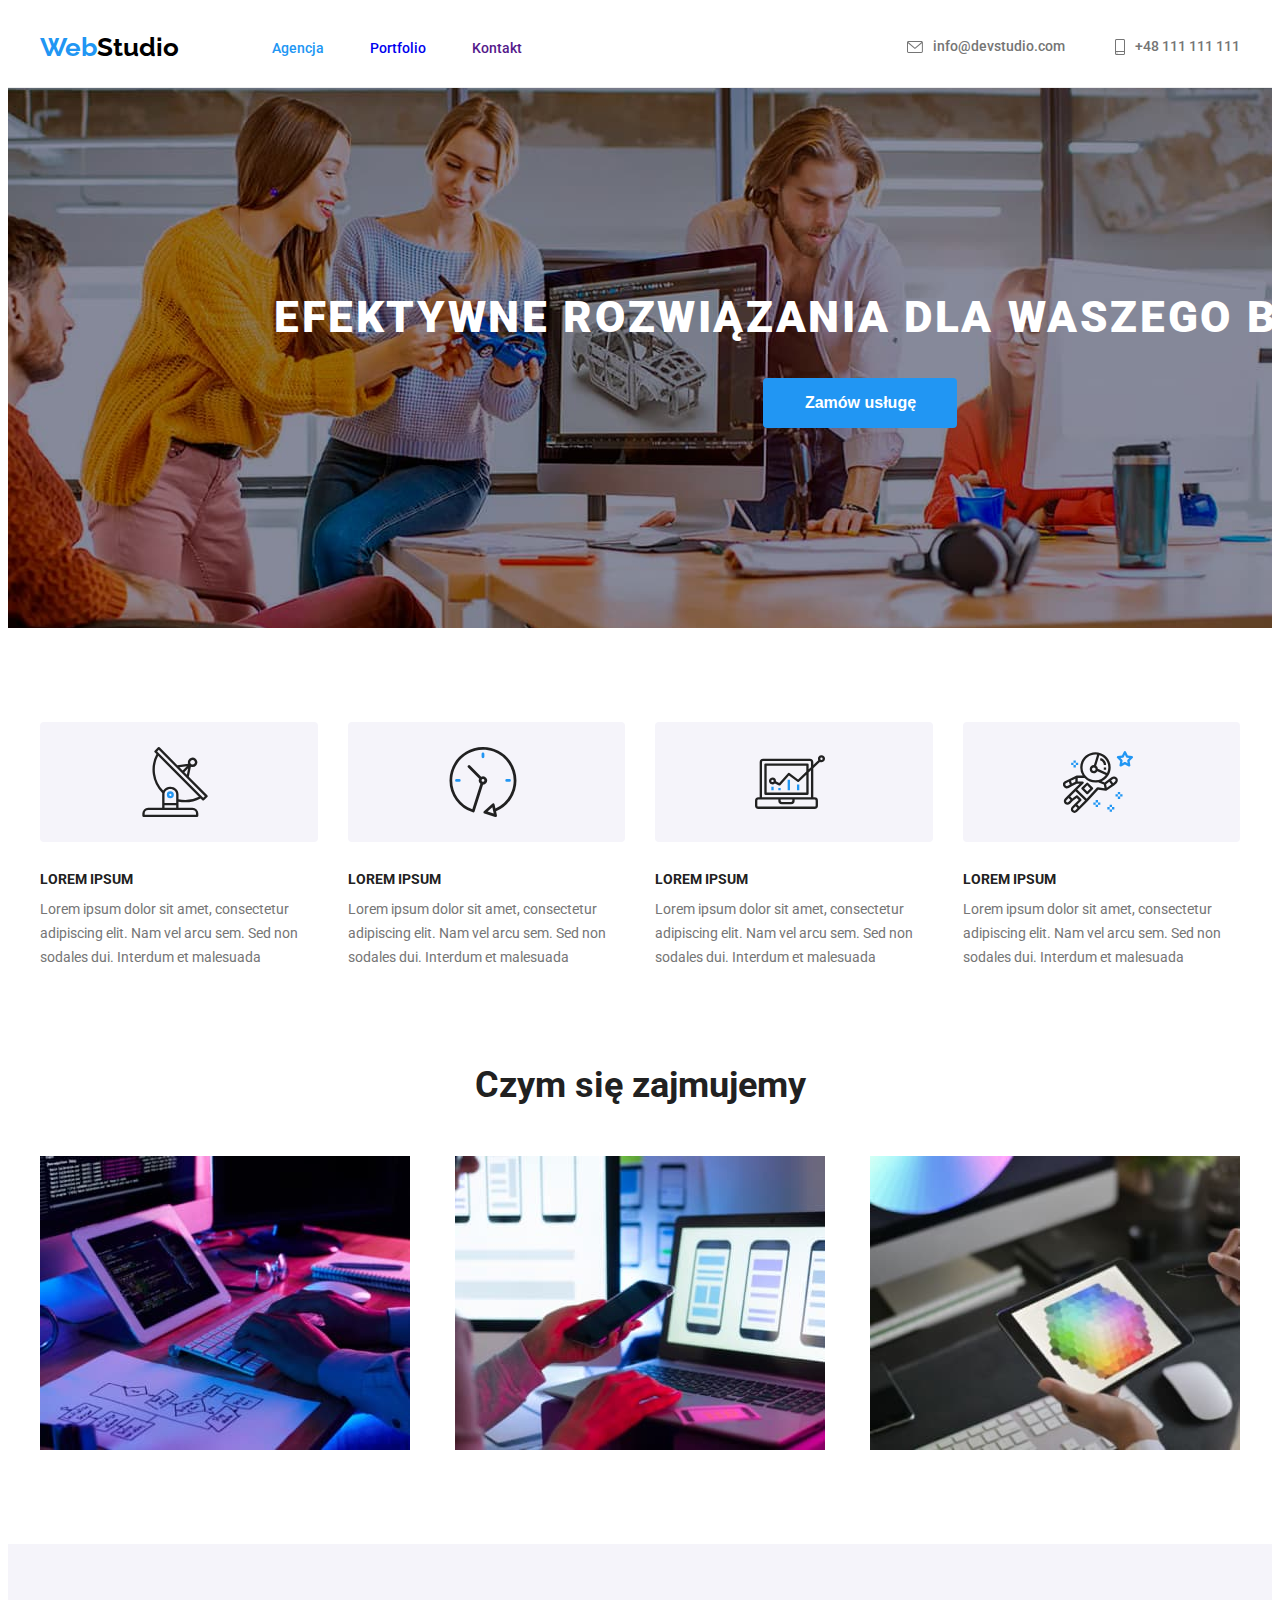
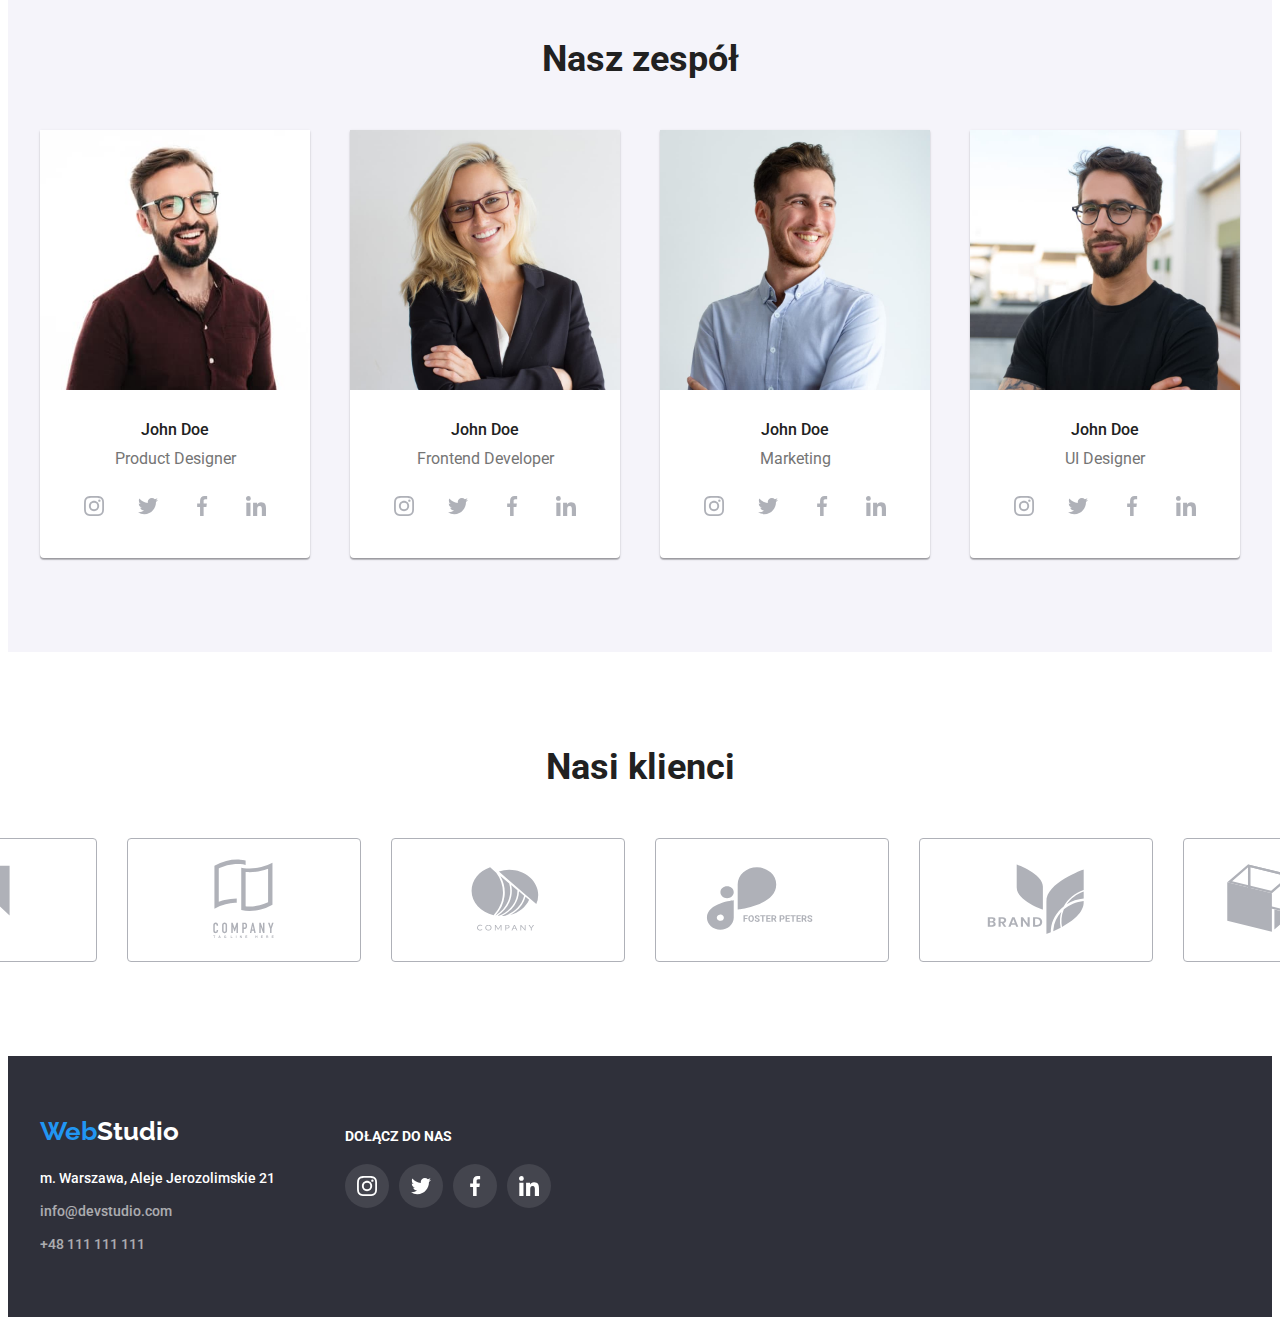
<file: index.html>
<!DOCTYPE html>
<html lang="pl">
  <head>
    <meta charset="utf-8" />
    <title>Agencja</title>
    <link rel="preconnect" href="https://fonts.googleapis.com" />
    <link rel="preconnect" href="https://fonts.gstatic.com" crossorigin />
    <link
      href="https://fonts.googleapis.com/css2?family=Raleway:wght@700&family=Roboto:wght@400;500;700;900&display=swap"
      rel="stylesheet"
    />

    <link
      rel="stylesheet"
      href="https://cdnjs.cloudflare.com/ajax/libs/modern-normalize/1.1.0/modern-normalize.min.css"
      integrity="sha512-wpPYUAdjBVSE4KJnH1VR1HeZfpl1ub8YT/NKx4PuQ5NmX2tKuGu6U/JRp5y+Y8XG2tV+wKQpNHVUX03MfMFn9Q=="
      crossorigin="anonymous"
      referrerpolicy="no-referrer"
    />

    <link rel="stylesheet" href="./css/styles.css" />
  </head>
  <body>
    <header class="header">
      <div class="container flex">
        <a class="link logo" href="./index.html">
          <span class="logo-blue">Web</span>Studio
        </a>
        <nav class="nav-menu">
          <ul class="list flex">
            <li><a class="link active" href="./index.html">Agencja</a></li>
            <li><a class="link" href="./portfolio.html">Portfolio</a></li>
            <li><a class="link" href="">Kontakt</a></li>
          </ul>
        </nav>
        <div class="contacts">
          <ul class="list flex">
            <li>
              <a class="link contact flex" href="mailto:info@devstudio.com"
                ><svg class="icon" height="12px" width="16px">
                  <use href="./images/icons.svg#icon-envelope"></use>
                </svg>
                <div>info@devstudio.com</div>
              </a>
            </li>
            <li>
              <a class="link contact flex" href="tel:+48111111111"
                ><svg class="icon" height="16px" width="10px">
                  <use href="./images/icons.svg#icon-smartphone"></use>
                </svg>
                <div>+48 111 111 111</div>
              </a>
            </li>
          </ul>
        </div>
      </div>
    </header>
    <main class="agency">
      <section class="headline section">
        <div class="container">
          <h1 class="heading">EFEKTYWNE ROZWIĄZANIA DLA WASZEGO BIZNESU</h1>
          <button class="button" type="button">Zamów usługę</button>
        </div>
      </section>
      <section class="about section">
        <div class="container">
          <ul class="list flex">
            <li class="list-item">
              <div class="icon-card">
                <svg class="icon" width="70px" height="70px">
                  <use href="./images/icons.svg#icon-antenna"></use>
                </svg>
              </div>
              <h3 class="heading">LOREM IPSUM</h3>
              <p class="txt-gray">
                Lorem ipsum dolor sit amet, consectetur adipiscing elit. Nam vel
                arcu sem. Sed non sodales dui. Interdum et malesuada
              </p>
            </li>
            <li class="list-item">
              <div class="icon-card">
                <svg class="icon" width="70px" height="70px">
                  <use href="./images/icons.svg#icon-clock"></use>
                </svg>
              </div>
              <h3 class="heading">LOREM IPSUM</h3>
              <p class="txt-gray">
                Lorem ipsum dolor sit amet, consectetur adipiscing elit. Nam vel
                arcu sem. Sed non sodales dui. Interdum et malesuada
              </p>
            </li>
            <li class="list-item">
              <div class="icon-card">
                <svg class="icon" width="70px" height="70px">
                  <use href="./images/icons.svg#icon-diagram"></use>
                </svg>
              </div>
              <h3 class="heading">LOREM IPSUM</h3>
              <p class="txt-gray">
                Lorem ipsum dolor sit amet, consectetur adipiscing elit. Nam vel
                arcu sem. Sed non sodales dui. Interdum et malesuada
              </p>
            </li>
            <li class="list-item">
              <div class="icon-card">
                <svg class="icon" width="70px" height="70px">
                  <use href="./images/icons.svg#icon-astronaut"></use>
                </svg>
              </div>
              <h3 class="heading">LOREM IPSUM</h3>
              <p class="txt-gray">
                Lorem ipsum dolor sit amet, consectetur adipiscing elit. Nam vel
                arcu sem. Sed non sodales dui. Interdum et malesuada
              </p>
            </li>
          </ul>
        </div>
      </section>
      <section class="what-we-do section">
        <div class="container">
          <h2 class="heading">Czym się zajmujemy</h2>
          <ul class="list flex">
            <li>
              <img
                class="example-img"
                src="images/csz-image1.jpg"
                alt="picture of code being written on a computer"
                width="370"
                height="294"
              />
            </li>
            <li>
              <img
                class="example-img"
                src="images/csz-image2.jpg"
                alt="picture of phone app layout being designed"
                width="370"
                height="294"
              />
            </li>
            <li>
              <img
                class="example-img"
                src="images/csz-image3.jpg"
                alt="picture of a color pallet displayed on a tablet"
                width="370"
                height="294"
              />
            </li>
          </ul>
        </div>
      </section>
      <section class="our-team section">
        <div class="container">
          <h2 class="heading">Nasz zespół</h2>
          <ul class="list flex">
            <li class="team-card">
              <img
                class="team-img"
                alt="profile picture of John Doe"
                src="images/profile-picture1.jpg"
                width="270"
                height="260"
              />
              <h4 class="heading">John Doe</h4>
              <p class="txt-gray">Product Designer</p>
              <div class="socials flex">
                <a href="" class="socials-icon">
                  <svg class="icon" width="20px" height="20px">
                    <use href="./images/icons.svg#icon-instagram"></use>
                  </svg>
                </a>
                <a href="" class="socials-icon">
                  <svg class="icon" width="20px" height="20px">
                    <use href="./images/icons.svg#icon-twitter"></use>
                  </svg>
                </a>
                <a href="" class="socials-icon">
                  <svg class="icon" width="20px" height="20px">
                    <use href="./images/icons.svg#icon-facebook"></use>
                  </svg>
                </a>
                <a href="" class="socials-icon">
                  <svg class="icon" width="20px" height="20px">
                    <use href="./images/icons.svg#icon-linkedin"></use>
                  </svg>
                </a>
              </div>
            </li>
            <li class="team-card">
              <img
                class="team-img"
                alt="profile picture of John Doe"
                src="images/profile-picture2.jpg"
                width="270"
                height="260"
              />
              <h4 class="heading">John Doe</h4>
              <p class="txt-gray">Frontend Developer</p>
              <div class="socials flex">
                <a href="" class="socials-icon">
                  <svg class="icon" width="20px" height="20px">
                    <use href="./images/icons.svg#icon-instagram"></use>
                  </svg>
                </a>
                <a href="" class="socials-icon">
                  <svg class="icon" width="20px" height="20px">
                    <use href="./images/icons.svg#icon-twitter"></use>
                  </svg>
                </a>
                <a href="" class="socials-icon">
                  <svg class="icon" width="20px" height="20px">
                    <use href="./images/icons.svg#icon-facebook"></use>
                  </svg>
                </a>
                <a href="" class="socials-icon">
                  <svg class="icon" width="20px" height="20px">
                    <use href="./images/icons.svg#icon-linkedin"></use>
                  </svg>
                </a>
              </div>
            </li>
            <li class="team-card">
              <img
                class="team-img"
                alt="profile picture of John Doe"
                src="images/profile-picture3.jpg"
                width="270"
                height="260"
              />
              <h4 class="heading">John Doe</h4>
              <p class="txt-gray">Marketing</p>
              <div class="socials flex">
                <a href="" class="socials-icon">
                  <svg class="icon" width="20px" height="20px">
                    <use href="./images/icons.svg#icon-instagram"></use>
                  </svg>
                </a>
                <a href="" class="socials-icon">
                  <svg class="icon" width="20px" height="20px">
                    <use href="./images/icons.svg#icon-twitter"></use>
                  </svg>
                </a>
                <a href="" class="socials-icon">
                  <svg class="icon" width="20px" height="20px">
                    <use href="./images/icons.svg#icon-facebook"></use>
                  </svg>
                </a>
                <a href="" class="socials-icon">
                  <svg class="icon" width="20px" height="20px">
                    <use href="./images/icons.svg#icon-linkedin"></use>
                  </svg>
                </a>
              </div>
            </li>
            <li class="team-card">
              <img
                class="team-img"
                alt="profile picture of John Doe"
                src="images/profile-picture4.jpg"
                width="270"
                height="260"
              />
              <h4 class="heading">John Doe</h4>
              <p class="txt-gray">UI Designer</p>
              <div class="socials flex">
                <a href="" class="socials-icon">
                  <svg class="icon" width="20px" height="20px">
                    <use href="./images/icons.svg#icon-instagram"></use>
                  </svg>
                </a>
                <a href="" class="socials-icon">
                  <svg class="icon" width="20px" height="20px">
                    <use href="./images/icons.svg#icon-twitter"></use>
                  </svg>
                </a>
                <a href="" class="socials-icon">
                  <svg class="icon" width="20px" height="20px">
                    <use href="./images/icons.svg#icon-facebook"></use>
                  </svg>
                </a>
                <a href="" class="socials-icon">
                  <svg class="icon" width="20px" height="20px">
                    <use href="./images/icons.svg#icon-linkedin"></use>
                  </svg>
                </a>
              </div>
            </li>
          </ul>
        </div>
      </section>
      <section class="our-clients section">
        <div class="container">
          <h2 class="heading">Nasi klienci</h2>
          <div class="flex">
            <a href="">
              <svg height="92px" width="170px" class="client-logo icon">
                <use href="./images/icons.svg#icon-logo1"></use>
              </svg>
            </a>
            <a href="">
              <svg height="92px" width="170px" class="client-logo icon">
                <use href="./images/icons.svg#icon-logo2"></use>
              </svg>
            </a>
            <a href="">
              <svg height="92px" width="170px" class="client-logo icon">
                <use href="./images/icons.svg#icon-logo3"></use>
              </svg>
            </a>
            <a href="">
              <svg height="92px" width="170px" class="client-logo icon">
                <use href="./images/icons.svg#icon-logo4"></use>
              </svg>
            </a>
            <a href="">
              <svg height="92px" width="170px" class="client-logo icon">
                <use href="./images/icons.svg#icon-logo5"></use>
              </svg>
            </a>
            <a href="">
              <svg height="92px" width="170px" class="client-logo icon">
                <use href="./images/icons.svg#icon-logo6"></use>
              </svg>
            </a>
          </div>
        </div>
      </section>
    </main>
    <footer class="footer">
      <div class="container flex">
        <div class="company-info"><a class="link logo footer" href="./index.html">
          <span class="logo-blue">Web</span>Studio
        </a>
        <address class="address">
          <ul class="list">
            <li class="list-item">m. Warszawa, Aleje Jerozolimskie 21</li>
            <li class="list-item">
              <a class="link" href="mailto:info@devstudio.com"
                >info@devstudio.com</a
              >
            </li>
            <li class="list-item">
              <a class="link" href="tel:+48111111111">+48 111 111 111</a>
            </li>
          </div>
          <div class="socials">
            <h2 class="heading">DOŁĄCZ DO NAS</h2>
            <div class="flex"><a class="link socials-icon" href=""><svg class="icon" width="20px" height="20px">
              <use href="./images/icons.svg#icon-instagram"></use>
            </svg></a><a class="link socials-icon" href=""><svg class="icon" width="20px" height="20px">
              <use href="./images/icons.svg#icon-twitter"></use>
            </svg></a><a class="link socials-icon" href=""><svg class="icon" width="20px" height="20px">
              <use href="./images/icons.svg#icon-facebook"></use>
            </svg></a><a class="link socials-icon" href=""><svg class="icon" width="20px" height="20px">
              <use href="./images/icons.svg#icon-linkedin"></use>
            </svg></a></div>
          </div>
          </ul>
        </address>
      </div>
    </footer>
  </body>
</html>
</file>
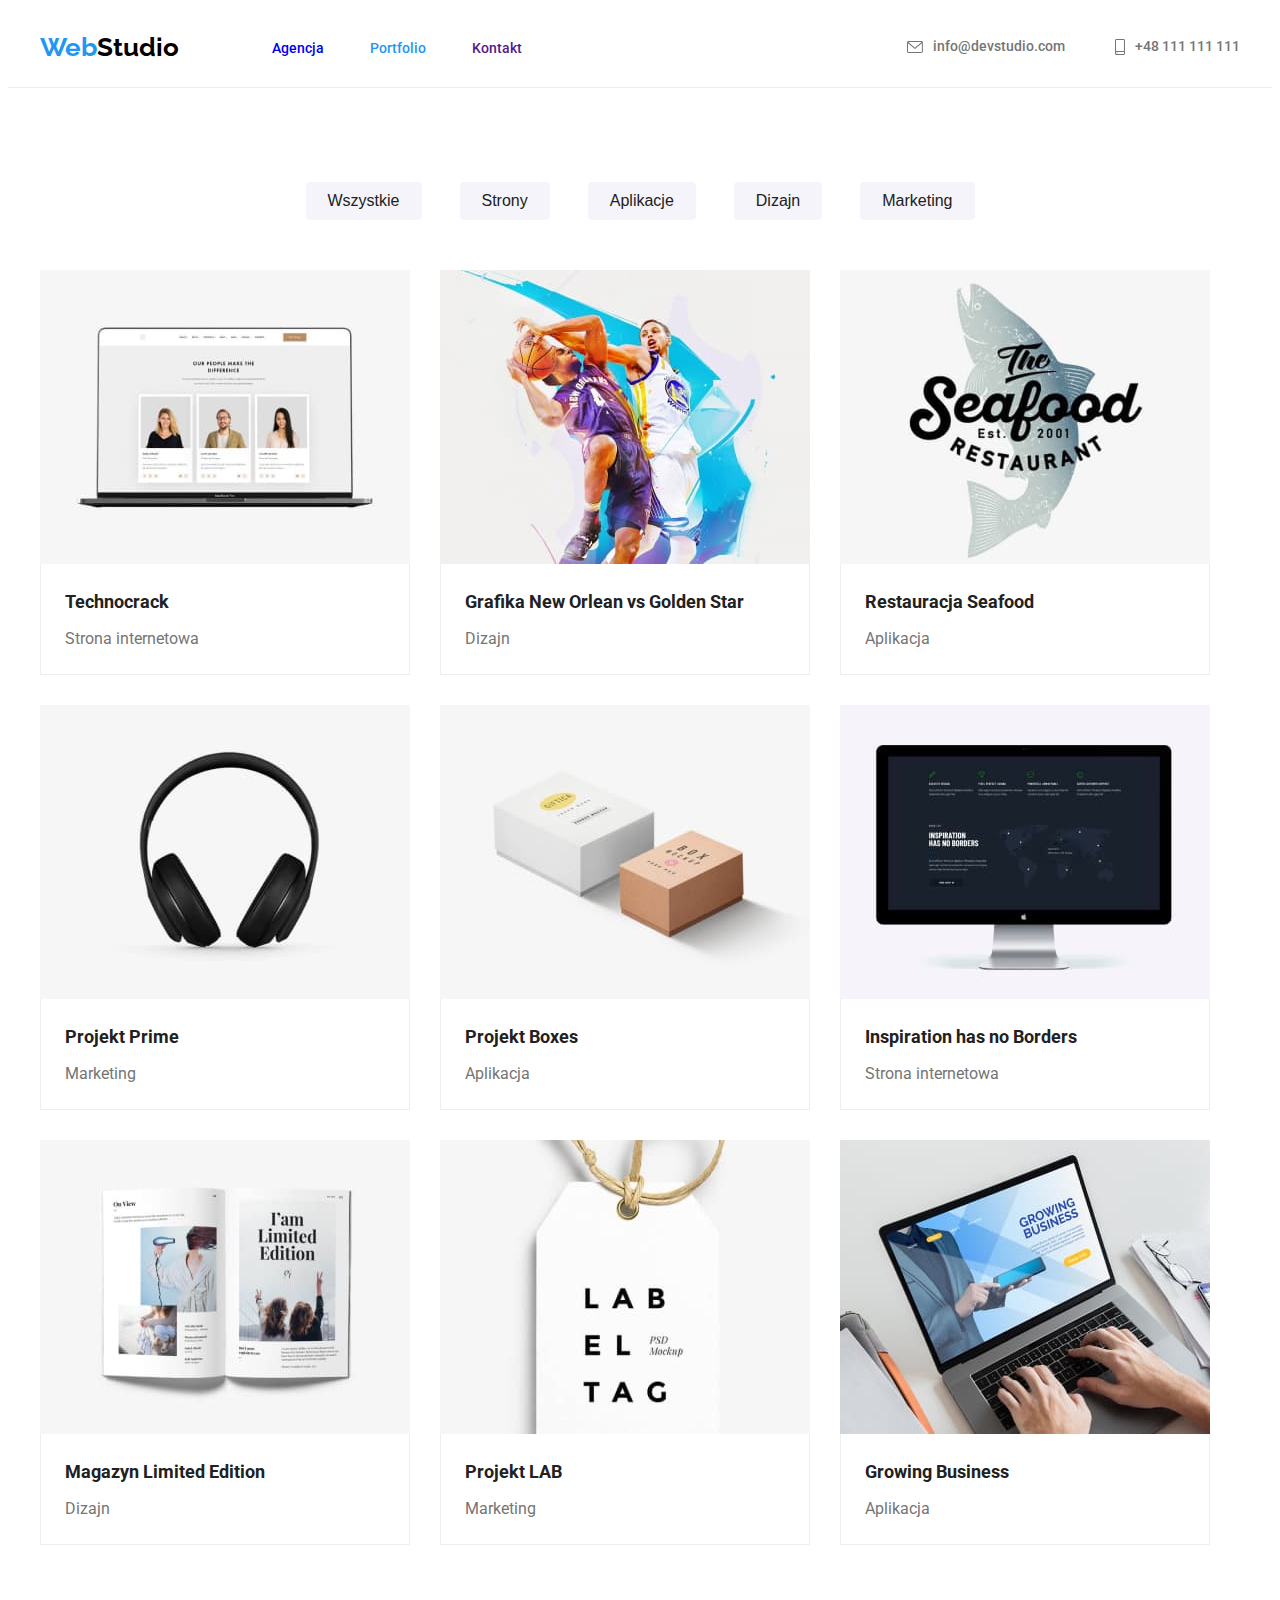
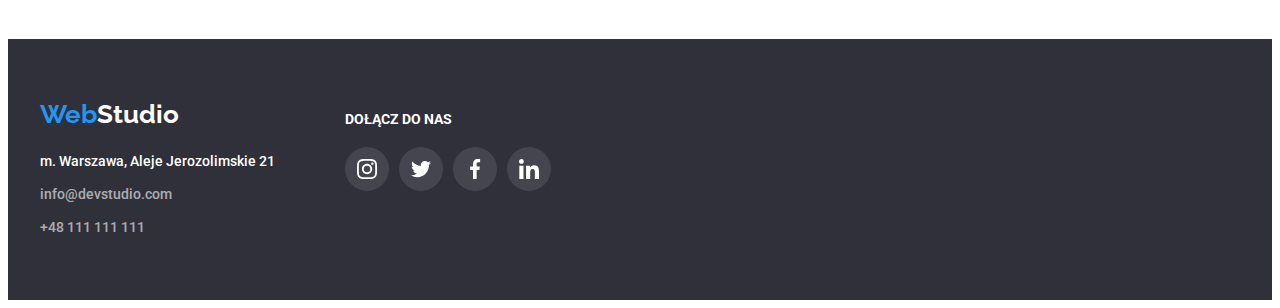
<file: portfolio.html>
<!DOCTYPE html>
<html lang="pl">
  <head>
    <meta charset="UTF-8" />
    <title>Portfolio</title>
    <link rel="preconnect" href="https://fonts.googleapis.com" />
    <link rel="preconnect" href="https://fonts.gstatic.com" crossorigin />
    <link
      href="https://fonts.googleapis.com/css2?family=Raleway:wght@700&family=Roboto:wght@400;500;700;900&display=swap"
      rel="stylesheet"
    />

    <link
      rel="stylesheet"
      href="https://cdnjs.cloudflare.com/ajax/libs/modern-normalize/1.1.0/modern-normalize.min.css"
      integrity="sha512-wpPYUAdjBVSE4KJnH1VR1HeZfpl1ub8YT/NKx4PuQ5NmX2tKuGu6U/JRp5y+Y8XG2tV+wKQpNHVUX03MfMFn9Q=="
      crossorigin="anonymous"
      referrerpolicy="no-referrer"
    />

    <link rel="stylesheet" href="./css/styles.css" />
  </head>
  <body>
    <header class="header">
      <div class="container flex">
        <a class="link logo" href="./index.html">
          <span class="logo-blue">Web</span>Studio
        </a>
        <nav class="nav-menu">
          <ul class="list flex">
            <li><a class="link" href="./index.html">Agencja</a></li>
            <li>
              <a class="link active" href="./portfolio.html">Portfolio</a>
            </li>
            <li><a class="link" href="">Kontakt</a></li>
          </ul>
        </nav>
        <div class="contacts">
          <ul class="list flex">
            <li>
              <a class="link contact flex" href="mailto:info@devstudio.com"
                ><svg class="icon" height="12px" width="16px">
                  <use href="./images/icons.svg#icon-envelope"></use>
                </svg>
                <div>info@devstudio.com</div>
              </a>
            </li>
            <li>
              <a class="link contact flex" href="tel:+48111111111"
                ><svg class="icon" height="16px" width="10px">
                  <use href="./images/icons.svg#icon-smartphone"></use>
                </svg>
                <div>+48 111 111 111</div>
              </a>
            </li>
          </ul>
        </div>
      </div>
    </header>
    <main class="portfolio">
      <section class="filter section">
        <div class="container">
          <ul class="list flex">
            <li class="list-item">
              <button class="button" type="button">Wszystkie</button>
            </li>
            <li class="list-item">
              <button class="button" type="button">Strony</button>
            </li>
            <li class="list-item">
              <button class="button" type="button">Aplikacje</button>
            </li>
            <li class="list-item">
              <button class="button" type="button">Dizajn</button>
            </li>
            <li class="list-item">
              <button class="button" type="button">Marketing</button>
            </li>
          </ul>
        </div>
      </section>
      <section class="examples section">
        <div class="container">
          <ul class="list flex">
            <li class="example-card">
              <img
                class="example-img"
                src="images/technocrack-image.jpg"
                alt="picture of a web page on a pc"
                width="370"
                height="294"
              />
              <div class="img-description">
                <h2 class="heading">Technocrack</h2>
                <p class="txt-gray">Strona internetowa</p>
              </div>
            </li>
            <li class="example-card">
              <img
                class="example-img"
                src="images/new-orlean-image.jpg"
                alt="picture two basketball players"
                width="370"
                height="294"
              />
              <div class="img-description">
                <h2 class="heading">Grafika New Orlean vs Golden Star</h2>
                <p class="txt-gray">Dizajn</p>
              </div>
            </li>
            <li class="example-card">
              <img
                class="example-img"
                src="images/restaurant-seafood-image.jpg"
                alt="picture of a seafood restaurand logo"
                width="370"
                height="294"
              />
              <div class="img-description">
                <h2 class="heading">Restauracja Seafood</h2>
                <p class="txt-gray">Aplikacja</p>
              </div>
            </li>
            <li class="example-card">
              <img
                class="example-img"
                src="images/project-prime-image.jpg"
                alt="picture of headphones"
                width="370"
                height="294"
              />
              <div class="img-description">
                <h2 class="heading">Projekt Prime</h2>
                <p class="txt-gray">Marketing</p>
              </div>
            </li>
            <li class="example-card">
              <img
                class="example-img"
                src="images/project-boxes-image.jpg"
                alt="picture of two boxes"
                width="370"
                height="294"
              />
              <div class="img-description">
                <h2 class="heading">Projekt Boxes</h2>
                <p class="txt-gray">Aplikacja</p>
              </div>
            </li>
            <li class="example-card">
              <img
                class="example-img"
                src="images/inspiration-image.jpg"
                alt="website displayed on a computer screen"
                width="370"
                height="294"
              />
              <div class="img-description">
                <h2 class="heading">Inspiration has no Borders</h2>
                <p class="txt-gray">Strona internetowa</p>
              </div>
            </li>
            <li class="example-card">
              <img
                class="example-img"
                src="images/magazine-image.jpg"
                alt="picture of a magazine"
                width="370"
                height="294"
              />
              <div class="img-description">
                <h2 class="heading">Magazyn Limited Edition</h2>
                <p class="txt-gray">Dizajn</p>
              </div>
            </li>
            <li class="example-card">
              <img
                class="example-img"
                src="images/project-lab-image.jpg"
                alt="label tag design"
                width="370"
                height="294"
              />
              <div class="img-description">
                <h2 class="heading">Projekt LAB</h2>
                <p class="txt-gray">Marketing</p>
              </div>
            </li>
            <li class="example-card">
              <img
                class="example-img"
                src="images/growing-business-image.jpg"
                alt="picture of a person working on a computer"
                width="370"
                height="294"
              />
              <div class="img-description">
                <h2 class="heading">Growing Business</h2>
                <p class="txt-gray">Aplikacja</p>
              </div>
            </li>
          </ul>
        </div>
      </section>
    </main>
    <footer class="footer">
      <div class="container flex">
        <div class="company-info"><a class="link logo footer" href="./index.html">
          <span class="logo-blue">Web</span>Studio
        </a>
        <address class="address">
          <ul class="list">
            <li class="list-item">m. Warszawa, Aleje Jerozolimskie 21</li>
            <li class="list-item">
              <a class="link" href="mailto:info@devstudio.com"
                >info@devstudio.com</a
              >
            </li>
            <li class="list-item">
              <a class="link" href="tel:+48111111111">+48 111 111 111</a>
            </li>
          </div>
          <div class="socials">
            <h2 class="heading">DOŁĄCZ DO NAS</h2>
            <div class="flex"><a class="link socials-icon" href=""><svg class="icon" width="20px" height="20px">
              <use href="./images/icons.svg#icon-instagram"></use>
            </svg></a><a class="link socials-icon" href=""><svg class="icon" width="20px" height="20px">
              <use href="./images/icons.svg#icon-twitter"></use>
            </svg></a><a class="link socials-icon" href=""><svg class="icon" width="20px" height="20px">
              <use href="./images/icons.svg#icon-facebook"></use>
            </svg></a><a class="link socials-icon" href=""><svg class="icon" width="20px" height="20px">
              <use href="./images/icons.svg#icon-linkedin"></use>
            </svg></a></div>
          </div>
          </ul>
        </address>
      </div>
    </footer>
  </body>
</html>
</file>
<file: css/styles.css>
:root {
    --primary-text-color: #212121;
    --secondary-text-color: #757575;
    --tertiary-text-color: #ffffff;
    --primary-brand-color: #2196F3;
    --secondary-brand-color: #F5F4FA;
    --tertiary-brand-color: #000000;
    --quaternary-brand-color: #AFB1B8;
    --primary-bgrd-color: #2F303A;
    --secondary-bgrd-color: #F5F4FA;
    --tertiary-bgrd-color: #ECECEC;
    --quaternary-bgrd-color: #EEEEEE;
    --quinary-bgrd-color: rgba(255, 255, 255, 10%)
}
    
/* global */

body {
    font-family: Roboto, sans-serif;
    color: var(--primary-text-color);
}

/* buttons and links*/

.link {
    text-decoration: none;
    font-size: 14px;
    font-weight: 500;
    line-height: 1.14;
}

.address {
    text-decoration: none;
    font-size: 14px;
    font-weight: 500;
    font-style: normal;
    line-height: 1.71;
}

.address .link {
    line-height: 1.71;
}

.link.active {
    color: var(--primary-brand-color);
}

.link.contact {
    color: var(--secondary-text-color);
}

.link.logo,
.link.logo:visited {
    font-family: Raleway, sans-serif;
    font-weight: 700;
    font-size: 26px;
    color: var(--tertiary-brand-color);
    line-height: 1.19;
}

.link.logo.footer {
    color: var(--tertiary-text-color);
}

.logo-blue,
.logo-blue:visited {
    color: var(--primary-brand-color);
}

.list {
    list-style-type: none;
}

.button {
    cursor: pointer;
    font-size: 16px;
    font-weight: 700;
    background-color: var(--primary-brand-color);
    color: var(--tertiary-text-color);
    border: 0px;
    line-height: 1.88;
}


.list .button {
    font-weight: 500;
    background-color: var(--secondary-brand-color);
    color: var(--primary-text-color);
    line-height: 1.63;
    padding: 6px 22px 6px 22px;
    border-radius: 4px;;

}

.list .button:hover,
.list .button:focus {
    font-weight: 500;
    background-color: var(--primary-brand-color);
    color: var(--tertiary-text-color);
    box-shadow: 0px 2px 2px 0px rgba(0, 0, 0, 0.12), 0px 1px 2px 0px rgba(0, 0, 0, 0.18), 0px 3px 1px 0px rgba(0, 0, 0, 0.1);
}

.address li {
    color: var(--tertiary-text-color);
}

.address .link {
    color: var(--tertiary-text-color);
    opacity: 60%;
}

.link:hover,
.link:focus {
    color: var(--primary-brand-color);
}



/* font styles and colors */

.headline .heading {
    font-size: 44px;
    line-height: 1.36;
    font-weight: 900;
    color: var(--tertiary-text-color);
}

.about .heading {
    font-size: 14px;
    line-height: 1.14;
}

.what-we-do .heading {
    font-size: 36px;
    line-height: 1.17;
}

.our-team .heading,
.our-clients .heading {
    font-size: 36px;
    line-height: 1.17;
}

.our-team .list .heading {
    font-size: 16px;
    line-height: 1.19;
    font-weight: 500;
}

.examples .heading {
    font-size: 18px;
    line-height: 2;
}

.about .txt-gray {
    font-size: 14px;
    line-height: 1.71;
    color: var(--secondary-text-color);
}

.our-team .txt-gray {
    line-height: 1.19;
    color: var(--secondary-text-color);
}

.examples .txt-gray {
    line-height: 1.88;
    color: var(--secondary-text-color);
}

.headline .heading {
    letter-spacing: 0.06em;
}

.footer .heading {
    font-size: 14px;
    color: var(--tertiary-text-color);
}

/* background colors */

.headline {
    background-color: var(--primary-bgrd-color);
    background-image: url('../images/headline-background-image.jpg'), linear-gradient(to bottom, #662F303A, #662F303A);
    background-size: 1600px;
    background-repeat: no-repeat;
    background-position: center;
}

.our-team {
    background-color: var(--secondary-bgrd-color);
}

.footer {
    background-color: var(--primary-bgrd-color);
}

/* geometry */

p {
    margin: 0px;
}

.section {
    padding: 94px 0px 94px 0px;
}

.footer ul {
    padding: 0px;
    margin: 0px;
}

.container {
width: 1200px;
margin: 0 auto;
padding: 0px 15px;
}

.flex {
    display: flex;
    padding: 0px;
}

.list.flex {
    margin: 0 auto;
}

.headline,
.agency h2 {
    text-align: center;
}

.header {
    border-bottom: 1px solid var(--tertiary-bgrd-color);
    padding: 24px 0px;
}

.header .flex {
    align-items: center;
    gap: 93px;
}

.heading {
    margin: 0 auto;
}

.filter .flex {
    justify-content: center;
}

.filter .list-item {
    margin: 0px 4px 0px 4px;
}

.filter .list-item:first-child {
    margin-left: 0px;
}

.filter .list-item:last-child {
    margin-right: 0px;
}

.examples {
    padding-top: 34px;
}

.filter {
    padding-bottom: 16px;
}

.portfolio .flex {
    flex-wrap: wrap;
    gap: 30px;
}

.img-description {
    border-width: 0px 1px 1px 1px;
    border-color: var(--quaternary-bgrd-color);
    border-style: solid;
}

.agency .icon,
.example-img,
.team-img {
    display: block;
}

.headline .container {
    padding: 106px 252px 106px 252px;
}

.headline .button {
    margin-top: 30px;
    padding: 10px 41px 10px 42px;
    border-radius: 4px;
}

.about .heading {
    margin-bottom: 10px;
}

.about .flex {
    justify-content: space-between;
    gap: 30px;
}

.what-we-do.section {
    padding-top: 0px;
}

.what-we-do .flex,
.our-team .flex {
    justify-content: space-between;
}

.what-we-do .heading {
    margin-bottom: 50px;
}

.our-team .heading {
    margin-bottom: 50px;
}

.team-card {
    text-align: center;
    background-color: var(--tertiary-text-color);
    border-radius: 0px 0px 4px 4px;
    padding: 0px 0px 30px 0px;
    box-shadow: 0px 1px 3px 0px rgba(0, 0, 0, 0.12), 0px 1px 1px 0px rgba(0, 0, 0, 0.14), 0px 2px 1px 0px rgba(0, 0, 0, 0.2);
}

.team-img {
    margin-bottom: 30px;
}

.team-card .heading {
    margin-bottom: 10px;
}

.nav-menu {
    flex: 1;
}

.nav-menu .flex {
    gap: 46px;
}

.contacts .flex {
    justify-content: space-between;
    gap: 50px;
}

.footer .container {
    padding: 60px 15px;
}

.footer .address {
    margin-top: 20px;
}

.footer .list-item:not(:last-child) {
    margin-bottom: 9px;
}

.examples .img-description {
    padding: 20px 24px;
}

.examples .heading {
    margin-bottom: 4px;
}

.our-clients .flex {
    justify-content: center;
    gap: 30px;
}

.client-logo {
    padding: 15px 31px;
    border: 1px solid var(--quaternary-brand-color);
    border-radius: 4px;
}

.client-logo:hover,
.client-logo:focus {
    padding: 15px 31px;
    border: 1px solid var(--primary-brand-color);
    border-radius: 4px;
}

.our-clients .heading {
    margin-bottom: 50px;
}

.our-clients .icon {
    fill: var(--quaternary-brand-color);
}

.our-clients .icon:hover,
.our-clients .icon:focus {
    fill: var(--primary-brand-color);
}

.header .icon {
    margin-right: 10px;
}

.header .link {
    fill: var(--secondary-text-color);
}
.header .link:hover,
.header .link:focus {
     fill: var(--primary-brand-color);
}

.contact.flex {
    gap: 0px;
    align-items: center;
}

.icon-card {
    background-color: var(--secondary-brand-color);
    border-radius: 4px;
    padding: 25px 100px;
    margin-bottom: 30px;
}

.about .icon {
    fill: red;
}

.our-team .socials {
    padding: 16px 32px 0px;
}

.our-team .socials-icon {
    padding: 12px;
    fill: var(--quaternary-brand-color);
}

.footer .socials-icon {
    padding: 12px;
    fill: var(--tertiary-text-color);
    background-color: var(--quinary-bgrd-color);
    border-radius: 50%;
}

.socials-icon:hover,
.socials-icon:focus {
    background-color: var(--primary-brand-color);
    border-radius: 50%;
    fill: var(--tertiary-text-color);
}

.footer .socials .flex {
    justify-content: flex-start;
    gap: 10px;
}

.footer > .flex {
    gap: 70px;
}

.footer .heading {
    padding: 12px 0px 20px;
}

.example-card:hover {
    box-shadow: 1px 4px 6px 0px rgba(0, 0, 0, 0.16), 0px 4px 4px 0px rgba(0, 0, 0, 0.06), 0px 1px 1px 0px rgba(0, 0, 0, 0.12);
}

.icon {
    display: block;
}
</file>
